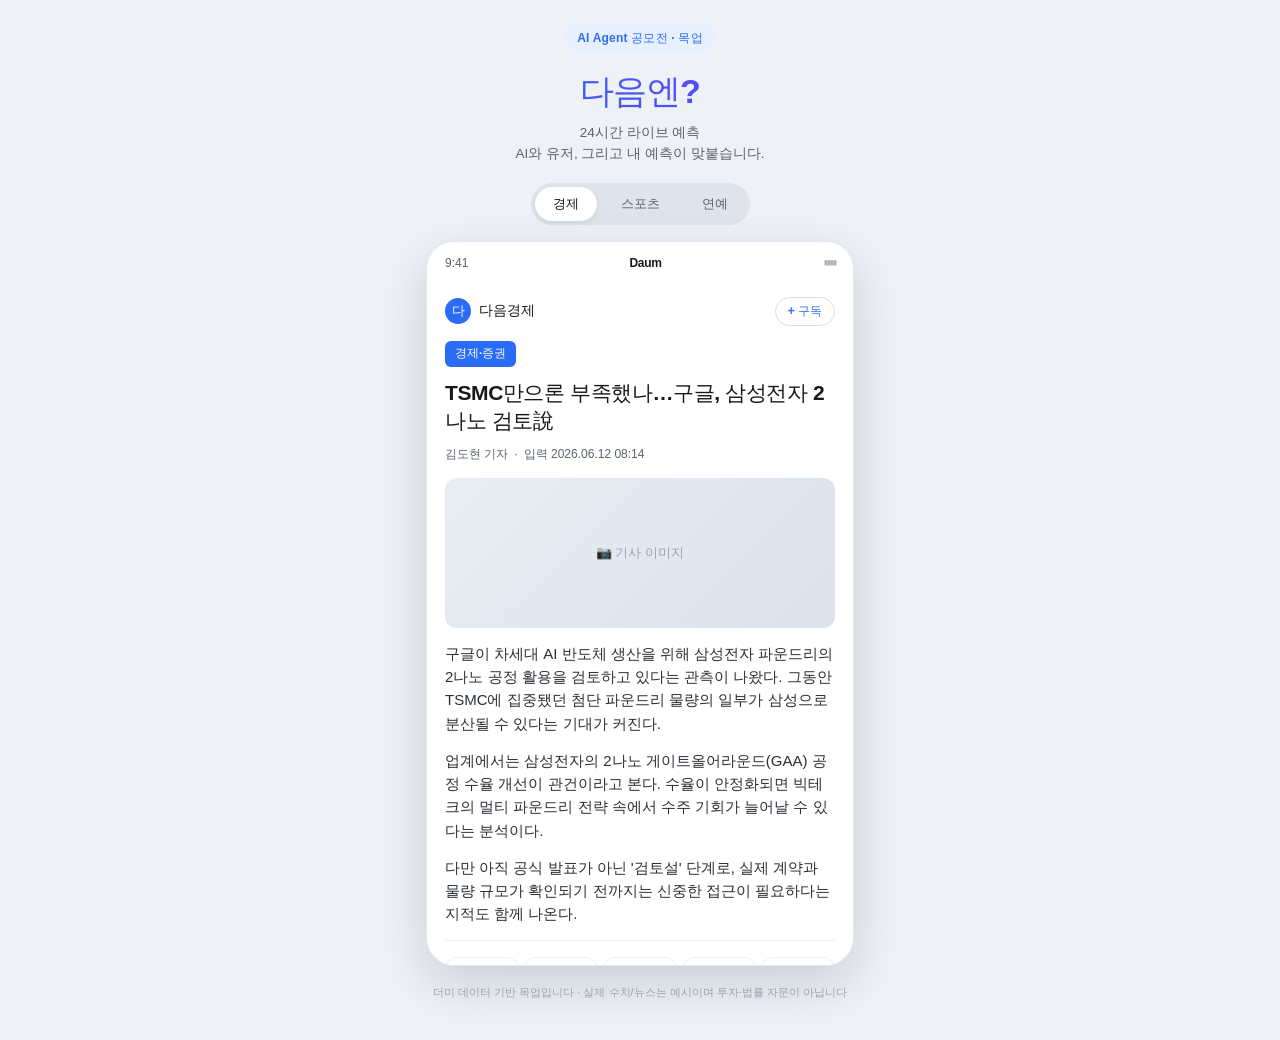
<file: index.html>
<!DOCTYPE html>
<html lang="ko">
<head>
  <meta charset="UTF-8" />
  <meta name="viewport" content="width=device-width, initial-scale=1.0" />
  <title>다음엔? · 이 기사, 결과는 어떻게 될까요?</title>
  <meta name="description" content="기사 송고 후 24시간 동안 AI 예측과 독자 투표가 맞붙는, 다음 모바일 기사뷰 하단의 라이브 예측 Agent 목업" />
  <link rel="stylesheet" href="styles.css" />
</head>
<body>
  <!-- 데스크톱에서도 모바일 프레임 안에 보이도록 감싸는 영역 -->
  <div class="stage">
    <header class="intro">
      <span class="intro__badge">AI Agent 공모전 · 목업</span>
      <h1 class="intro__title">다음엔?</h1>
      <p class="intro__desc">24시간 라이브 예측<br />AI와 유저, 그리고 내 예측이 맞붙습니다.</p>
    </header>

    <!-- 예시 기사 전환 탭 -->
    <nav class="switcher" aria-label="예시 기사 선택">
      <button class="switcher__btn is-active" data-index="0">경제</button>
      <button class="switcher__btn" data-index="1">스포츠</button>
      <button class="switcher__btn" data-index="2">연예</button>
    </nav>

    <!-- 모바일 기사뷰 프레임 -->
    <div class="phone">
      <div class="phone__bar">
        <span class="phone__time">9:41</span>
        <span class="phone__brand">Daum</span>
        <span class="phone__icons">▮▮▮ ▮</span>
      </div>
      <main class="article" id="article">
        <!-- JS가 렌더링 -->
      </main>
    </div>

    <footer class="credit">
      더미 데이터 기반 목업입니다 · 실제 수치/뉴스는 예시이며 투자·법률 자문이 아닙니다
    </footer>
  </div>

  <script src="data.js"></script>
  <script src="app.js"></script>
</body>
</html>
</file>
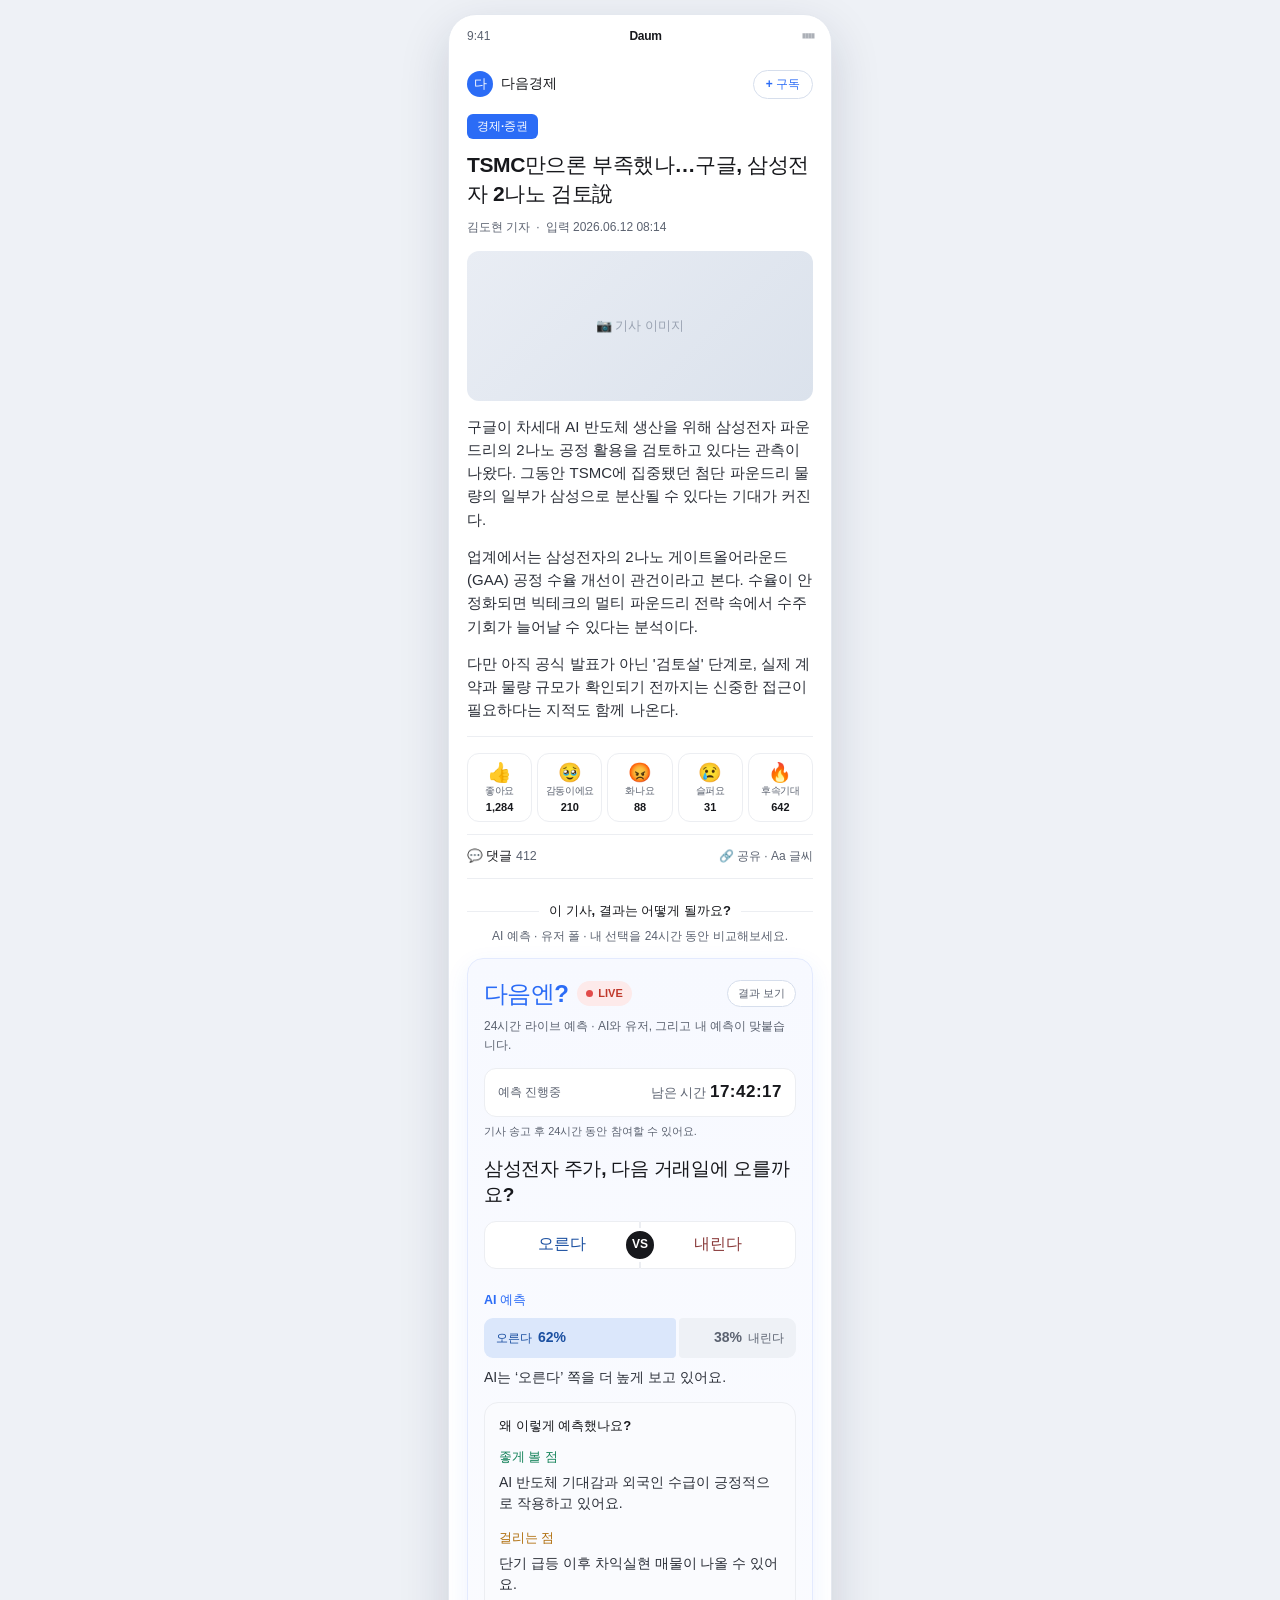
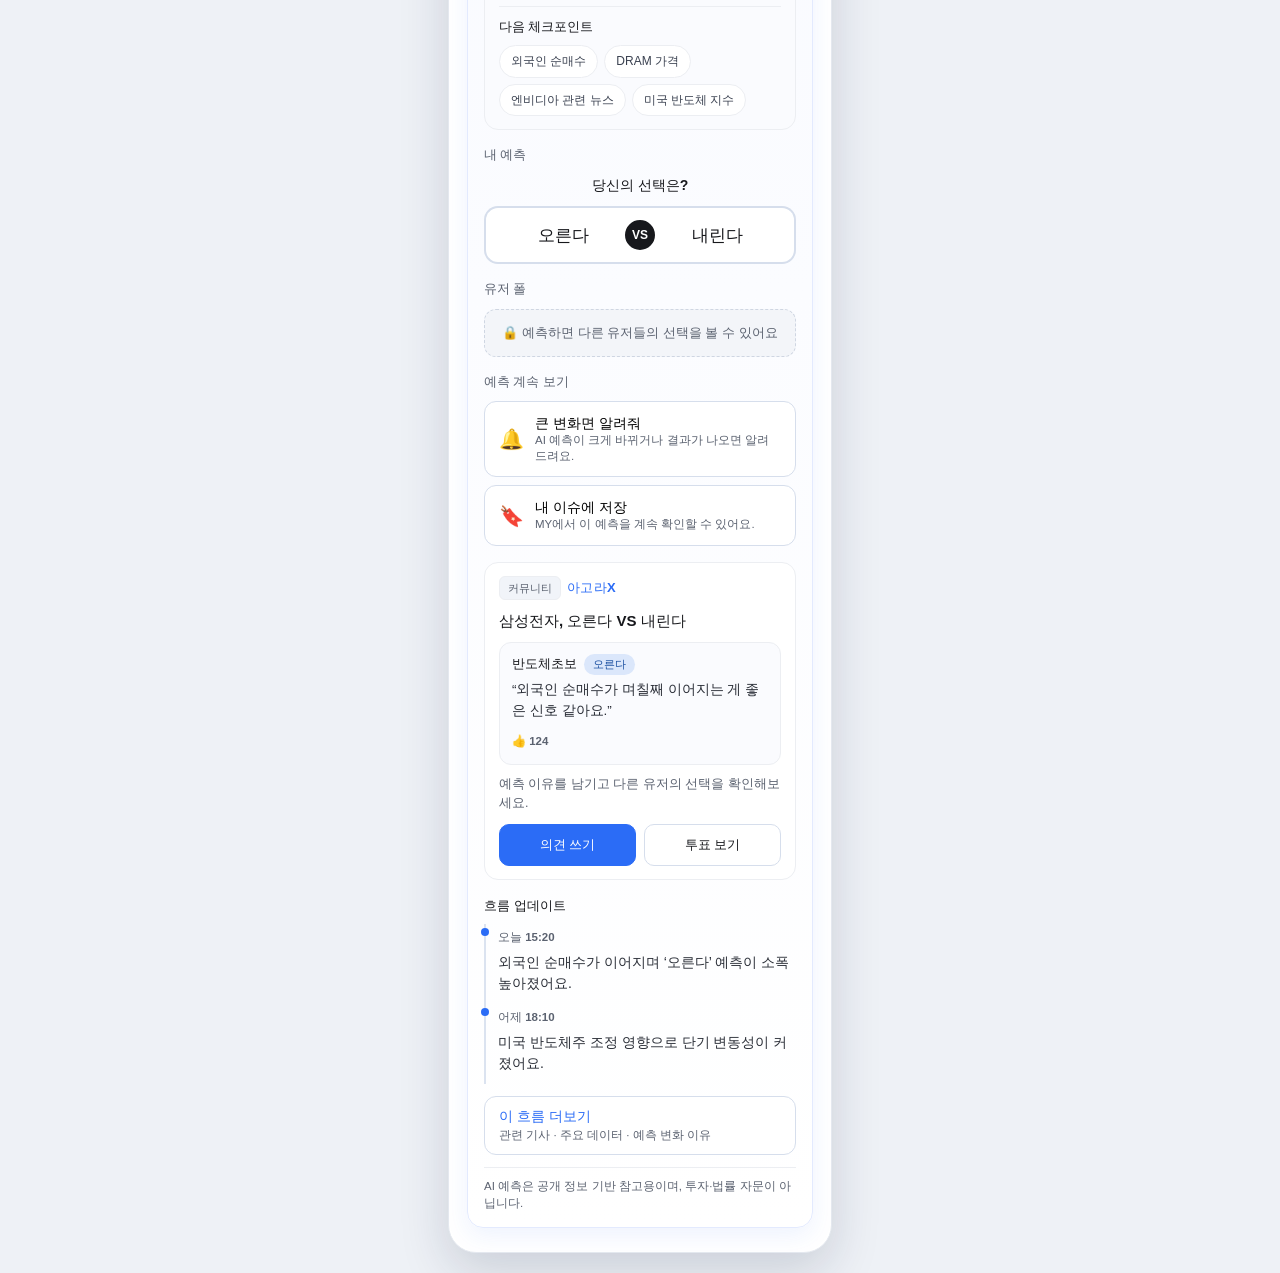
<file: capture.html>
<!DOCTYPE html>
<html lang="ko">
<head>
  <meta charset="UTF-8" />
  <title>다음엔? 캡처</title>
  <link rel="stylesheet" href="styles.css" />
  <style>
    /* 캡처용: 전체 카드가 잘리지 않게 스크롤 제약 해제 + 애니메이션 정지 */
    * { transition: none !important; animation: none !important; }
    body { background: #eef1f6; margin: 0; }
    .stage { max-width: 412px; padding: 14px 14px 20px; }
    .intro, .switcher, .credit { display: none; }
    .article { max-height: none !important; overflow: visible !important; }
    .phone { max-width: 412px; }
  </style>
</head>
<body>
  <div class="stage">
    <nav class="switcher">
      <button class="switcher__btn is-active" data-index="0">경제</button>
      <button class="switcher__btn" data-index="1">스포츠</button>
      <button class="switcher__btn" data-index="2">연예</button>
    </nav>
    <div class="phone">
      <div class="phone__bar">
        <span class="phone__time">9:41</span>
        <span class="phone__brand">Daum</span>
        <span class="phone__icons">▮▮▮ ▮</span>
      </div>
      <main class="article" id="article"></main>
    </div>
  </div>

  <script src="data.js"></script>
  <script src="app.js"></script>
  <script>
    // ?i=0/1/2 기사 선택 후, VS 막대를 즉시 채워 캡처 준비
    (function () {
      var i = parseInt(new URLSearchParams(location.search).get("i") || "0", 10);
      var btns = document.querySelectorAll(".switcher__btn");
      if (btns[i]) btns[i].click();
      setTimeout(function () {
        document.querySelectorAll(".dn__vsseg").forEach(function (s) {
          if (s.dataset.w) s.style.width = s.dataset.w + "%";
        });
      }, 120);
    })();
  </script>
</body>
</html>
</file>
<file: styles.css>
/* ===== 「다음엔?」 목업 스타일 ===== */

:root {
  --bg: #eef1f6;
  --phone-bg: #ffffff;
  --ink: #17181c;
  --ink-2: #5b6270;
  --line: #eceef2;
  --accent: #2b6cf6;       /* 「다음엔?」 기본 강조색 */
  --high: #1e9e6a;         /* 확률 높음 */
  --mid: #d98a17;          /* 확률 중간 */
  --low: #6b7280;          /* 확률 낮음/불확실 */
  --radius: 16px;
  font-synthesis: none;
}

* { box-sizing: border-box; }

body {
  margin: 0;
  background: var(--bg);
  color: var(--ink);
  font-family: -apple-system, BlinkMacSystemFont, "Apple SD Gothic Neo",
    "Pretendard", "Malgun Gothic", sans-serif;
  -webkit-font-smoothing: antialiased;
  line-height: 1.55;
}

.stage {
  max-width: 460px;
  margin: 0 auto;
  padding: 24px 16px 40px;
}

/* ── 인트로 ── */
.intro { text-align: center; margin-bottom: 18px; }
.intro__badge {
  display: inline-block;
  font-size: 12px;
  font-weight: 700;
  color: var(--accent);
  background: #e7f0ff;
  padding: 5px 12px;
  border-radius: 999px;
  letter-spacing: 0.2px;
}
.intro__title {
  font-size: 34px;
  font-weight: 800;
  margin: 12px 0 6px;
  letter-spacing: -0.5px;
  background: linear-gradient(90deg, #2b6cf6, #6a3df6);
  -webkit-background-clip: text;
  background-clip: text;
  color: transparent;
}
.intro__desc { font-size: 13.5px; color: var(--ink-2); margin: 0; }

/* ── 예시 전환 탭 ── */
.switcher {
  display: flex;
  gap: 6px;
  background: #dfe4ec;
  padding: 4px;
  border-radius: 999px;
  margin: 0 auto 16px;
  width: fit-content;
}
.switcher__btn {
  border: 0;
  background: transparent;
  color: var(--ink-2);
  font-size: 13px;
  font-weight: 700;
  padding: 8px 18px;
  border-radius: 999px;
  cursor: pointer;
  transition: all 0.18s;
}
.switcher__btn.is-active {
  background: #fff;
  color: var(--ink);
  box-shadow: 0 2px 6px rgba(0, 0, 0, 0.08);
}

/* ── 모바일 프레임 ── */
.phone {
  background: var(--phone-bg);
  border-radius: 28px;
  box-shadow: 0 18px 50px rgba(20, 30, 60, 0.16);
  overflow: hidden;
  border: 1px solid #e4e8ef;
}
.phone__bar {
  display: flex;
  align-items: center;
  justify-content: space-between;
  padding: 12px 18px 8px;
  font-size: 12px;
  color: var(--ink-2);
}
.phone__brand { font-weight: 800; color: var(--ink); letter-spacing: -0.3px; }
.phone__icons { letter-spacing: -3px; opacity: 0.5; }

.article {
  padding: 8px 18px 24px;
  max-height: 76vh;
  overflow-y: auto;
}

/* ── 기사 본문 ── */
.article__cat {
  display: inline-block;
  font-size: 11.5px;
  font-weight: 800;
  padding: 4px 10px;
  border-radius: 6px;
  color: #fff;
}
.cat--econ { background: #2b6cf6; }
.cat--sports { background: #1e9e6a; }
.cat--legal { background: #8a55d6; }

.article__title {
  font-size: 21px;
  font-weight: 800;
  line-height: 1.35;
  letter-spacing: -0.4px;
  margin: 12px 0 10px;
}
.article__meta {
  display: flex;
  gap: 6px;
  font-size: 12px;
  color: var(--ink-2);
  margin-bottom: 14px;
}
.article__photo {
  height: 150px;
  background: linear-gradient(135deg, #e9edf4, #dbe2ec);
  border-radius: 12px;
  display: flex;
  align-items: center;
  justify-content: center;
  color: #9aa3b2;
  font-size: 13px;
  font-weight: 600;
  margin-bottom: 14px;
}
.article__p {
  font-size: 15px;
  color: #2b2f38;
  margin: 0 0 14px;
}

/* ── 언론사 헤더 (다음 기사뷰 상단) ── */
.article__press {
  display: flex;
  align-items: center;
  gap: 8px;
  padding: 8px 0 14px;
}
.press__logo {
  width: 26px;
  height: 26px;
  border-radius: 50%;
  color: #fff;
  font-size: 13px;
  font-weight: 800;
  display: flex;
  align-items: center;
  justify-content: center;
}
.press__name { font-size: 13.5px; font-weight: 700; }
.press__sub {
  margin-left: auto;
  border: 1px solid #d6deec;
  background: #fff;
  color: var(--accent);
  font-size: 12px;
  font-weight: 700;
  padding: 5px 12px;
  border-radius: 999px;
  cursor: pointer;
}

/* ── 표정(감정) 리액션 바 (다음 기사뷰) ── */
.article__reactions {
  display: flex;
  gap: 5px;
  padding: 16px 0 12px;
  border-top: 1px solid var(--line);
}
.emo {
  flex: 1;
  display: flex;
  flex-direction: column;
  align-items: center;
  gap: 3px;
  border: 1px solid var(--line);
  background: #fff;
  border-radius: 12px;
  padding: 9px 1px 8px;
  cursor: pointer;
  transition: border-color 0.15s;
}
.emo:hover { border-color: var(--accent); }
.emo__face { font-size: 19px; line-height: 1; }
.emo__label { font-size: 9.5px; color: var(--ink-2); white-space: nowrap; letter-spacing: -0.3px; }
.emo__count { font-size: 11px; font-weight: 700; color: var(--ink); }

/* ── 댓글 바 ── */
.article__commentbar {
  display: flex;
  align-items: center;
  justify-content: space-between;
  padding: 12px 0;
  border-top: 1px solid var(--line);
  border-bottom: 1px solid var(--line);
  font-size: 12.5px;
  color: var(--ink-2);
}
.article__commentbar b { font-weight: 700; color: var(--ink); }
.article__commentbar-icons { font-size: 12px; }

/* ── "이 이슈 어떻게 될까?" 핸드오프 ── */
.handoff {
  display: flex;
  align-items: center;
  gap: 10px;
  margin: 22px 0 12px;
}
.handoff { margin: 22px 0 6px; }
.handoff__line { flex: 1; height: 1px; background: var(--line); }
.handoff__txt { font-size: 13px; font-weight: 800; color: var(--ink); white-space: nowrap; }
.handoff__sub { font-size: 12px; color: var(--ink-2); text-align: center; margin: 0 0 12px; }

/* ── 「다음엔?」 24시간 라이브 예측 카드 ── */
.dn {
  border-radius: var(--radius);
  padding: 16px 16px 14px;
  background: linear-gradient(180deg, #f7f9ff, #ffffff);
  border: 1.5px solid #e3eafe;
  box-shadow: 0 8px 24px rgba(43, 108, 246, 0.08);
}
.tone--sports { background: linear-gradient(180deg, #f3fbf7, #fff); border-color: #d7f0e3; }
.tone--legal { background: linear-gradient(180deg, #f9f5ff, #fff); border-color: #ece1fa; }

/* 1. 브랜드 / 라이브 헤더 */
.dn__brand { display: flex; align-items: center; gap: 9px; }
.dn__brand-name { font-size: 24px; font-weight: 800; color: var(--accent); letter-spacing: -0.6px; }
.tone--sports .dn__brand-name { color: var(--high); }
.tone--legal .dn__brand-name { color: #8a55d6; }
.dn__brand-live { display: inline-flex; align-items: center; gap: 5px; font-size: 11px; font-weight: 800; color: #c0392b; background: #fdeaea; border-radius: 999px; padding: 4px 9px; }
.dn__dot { width: 7px; height: 7px; border-radius: 50%; background: #e24b4a; animation: dnpulse 1.4s infinite; }
@keyframes dnpulse { 0%, 100% { opacity: 1; } 50% { opacity: 0.25; } }
.dn__settle { margin-left: auto; border: 1px solid #d6deec; background: #fff; color: var(--ink-2); font-size: 11px; font-weight: 700; padding: 5px 10px; border-radius: 999px; cursor: pointer; }
.dn__brand-sub { font-size: 12px; color: var(--ink-2); margin: 5px 0 14px; }

/* 2. 마감 타이머 */
.dn__timer { display: flex; align-items: center; gap: 9px; background: #fff; border: 1px solid var(--line); border-radius: 12px; padding: 10px 13px; }
.dn__timer-stat { font-size: 12px; font-weight: 800; color: var(--ink-2); }
.dn__timer-main { margin-left: auto; font-size: 13px; color: var(--ink-2); }
.dn__count { font-size: 17px; font-weight: 800; color: var(--ink); font-variant-numeric: tabular-nums; letter-spacing: 0.5px; }
.dn__timer-closed { display: none; font-size: 14px; font-weight: 800; color: var(--ink); }
.dn__timer-sub { font-size: 11px; color: var(--ink-2); margin: 6px 0 16px; }
.dn.is-soon .dn__timer { background: #fff5ea; border-color: #ffd9a8; }
.dn.is-soon .dn__timer-stat { color: #c0392b; }
.dn.is-soon .dn__count { color: #c0392b; }
.dn.is-closed .dn__timer-stat, .dn.is-closed .dn__timer-main { display: none; }
.dn.is-closed .dn__timer-closed { display: block; }
.dn.is-closed .dn__opt { opacity: 0.5; }

.dn h4 { font-size: 13px; font-weight: 800; margin: 0 0 8px; }
.dn__slot-lab { display: block; font-size: 12.5px; font-weight: 800; color: var(--ink-2); margin-bottom: 9px; }

/* 3. 예측 질문 + VS 매치업 */
.dn__q { font-size: 19px; font-weight: 800; line-height: 1.4; margin: 0 0 12px; letter-spacing: -0.3px; }
.dn__matchup { display: flex; align-items: stretch; position: relative; margin-bottom: 18px; }
.dn__mu { flex: 1; display: flex; align-items: center; justify-content: center; height: 48px; font-size: 16px; font-weight: 800; background: #fff; border: 1.5px solid var(--line); }
.dn__mu--a { border-radius: 12px 0 0 12px; color: #1a4fa0; }
.dn__mu--b { border-radius: 0 12px 12px 0; color: #8a3b3b; }
.tone--sports .dn__mu--a { color: #136e4f; } .tone--sports .dn__mu--b { color: #5f5e5a; }
.tone--legal .dn__mu--a { color: #6a3db0; } .tone--legal .dn__mu--b { color: #5f5e5a; }
.dn__mu-vs { position: absolute; left: 50%; top: 50%; transform: translate(-50%, -50%); z-index: 2; width: 34px; height: 34px; border-radius: 50%; background: var(--ink); color: #fff; font-size: 12px; font-weight: 800; display: flex; align-items: center; justify-content: center; border: 3px solid #fff; }

/* 4. AI 예측 */
.dn__ai { margin-bottom: 14px; }
.dn__ai-lab { display: inline-block; font-size: 12.5px; font-weight: 800; color: var(--accent); margin-bottom: 8px; }
.tone--sports .dn__ai-lab { color: var(--high); }
.tone--legal .dn__ai-lab { color: #8a55d6; }
.dn__ai-sent { font-size: 14px; color: #2b2f38; margin: 9px 0 0; line-height: 1.5; }

/* VS 막대 (선거 개표 그래픽) */
.dn__vsbar { display: flex; gap: 3px; height: 40px; }
.dn__vsseg { display: flex; align-items: center; gap: 6px; min-width: 0; padding: 0 12px; font-size: 12px; font-weight: 700; white-space: nowrap; overflow: hidden; background: #eef1f6; color: var(--ink-2); transition: width 0.9s cubic-bezier(0.22, 1, 0.36, 1); }
.dn__vsseg b { font-size: 14px; }
.dn__vsseg--a { justify-content: flex-start; border-radius: 9px 4px 4px 9px; }
.dn__vsseg--b { justify-content: flex-end; border-radius: 4px 9px 9px 4px; }
.dn__vsbar--ai .dn__vsseg.is-lead { background: #dbe7fb; color: #1a4fa0; }
.tone--sports .dn__vsbar--ai .dn__vsseg.is-lead { background: #dbf0e5; color: #136e4f; }
.tone--legal .dn__vsbar--ai .dn__vsseg.is-lead { background: #ece0fa; color: #6a3db0; }
.dn__vsbar--reader .dn__vsseg.is-lead { background: #e7defa; color: #5a3aa6; }

/* 5. AI 판단 근거 (AI 바로 아래 묶음) */
.dn__view { background: #fafbfe; border: 1px solid var(--line); border-radius: 14px; padding: 13px 14px; margin-bottom: 16px; }
.dn__view-title { font-size: 13px; font-weight: 800; margin: 0 0 11px; color: var(--ink); }
.dn__view-row { margin-bottom: 11px; }
.dn__view-row p { font-size: 14px; color: #2b2f38; margin: 3px 0 0; line-height: 1.5; }
.dn__view-lab { font-size: 12.5px; font-weight: 800; }
.dn__view-row.is-pro .dn__view-lab { color: #15835a; }
.dn__view-row.is-con .dn__view-lab { color: #b06f0e; }
.dn__check { border-top: 1px solid var(--line); padding-top: 11px; }
.dn__check-lab { display: block; font-size: 12.5px; font-weight: 800; margin-bottom: 8px; }
.dn__chips { display: flex; flex-wrap: wrap; gap: 6px; }
.dn__chip { font-size: 12px; color: #3a4150; background: #fff; border: 1px solid var(--line); border-radius: 999px; padding: 6px 11px; }

/* 6. 내 예측 */
.dn__mine { margin-bottom: 16px; }
.dn__mine-q { font-size: 14px; font-weight: 800; text-align: center; margin: 0 0 10px; }
.dn__vs { display: flex; align-items: stretch; position: relative; }
.dn__opt { flex: 1; height: 58px; border: 2px solid #d6deec; background: #fff; color: var(--ink); font-size: 17px; font-weight: 800; cursor: pointer; transition: all 0.15s; }
.dn__opt--a { border-radius: 14px 0 0 14px; border-right: 0; }
.dn__opt--b { border-radius: 0 14px 14px 0; border-left: 0; }
.dn__opt:hover:not(:disabled) { border-color: var(--accent); color: var(--accent); }
.dn__opt:disabled { cursor: default; opacity: 0.5; }
.dn__opt.is-picked { background: var(--accent); color: #fff; border-color: var(--accent); opacity: 1; }
.tone--sports .dn__opt.is-picked { background: var(--high); border-color: var(--high); }
.tone--legal .dn__opt.is-picked { background: #8a55d6; border-color: #8a55d6; }
.dn__vsbadge { position: absolute; left: 50%; top: 50%; transform: translate(-50%, -50%); z-index: 2; width: 36px; height: 36px; border-radius: 50%; background: var(--ink); color: #fff; font-size: 12px; font-weight: 800; display: flex; align-items: center; justify-content: center; border: 3px solid #fff; }
.dn__mine-saved { display: none; font-size: 12.5px; color: var(--ink-2); text-align: center; margin: 11px 0 0; }
.dn__mine.is-voted .dn__mine-saved { display: block; }
.dn__mine-saved b { color: var(--ink); font-weight: 800; }

/* 7. 유저 폴 */
.dn__poll { margin-bottom: 16px; }
.dn__poll.is-locked .dn__poll-body { display: none; }
.dn__poll:not(.is-locked) .dn__poll-lock { display: none; }
.dn__poll-lock { font-size: 13px; font-weight: 700; color: var(--ink-2); text-align: center; background: #f3f5f9; border: 1px dashed #cfd6e2; border-radius: 12px; padding: 13px; }
.dn__poll-sub { font-size: 12.5px; color: var(--ink-2); margin: 0 0 9px; }
.dn__poll-foot { display: flex; align-items: center; flex-wrap: wrap; gap: 6px; margin-top: 10px; }
.dn__poll-total { font-size: 11.5px; color: var(--ink-2); }
.dn__compare { font-size: 12.5px; font-weight: 800; color: var(--ink); margin-left: auto; }

/* 8. 예측 계속 보기 */
.dn__follow { margin-bottom: 16px; }
.dn__fcard { display: flex; align-items: center; gap: 11px; width: 100%; border: 1px solid #d6deec; background: #fff; border-radius: 12px; padding: 12px 14px; cursor: pointer; text-align: left; margin-bottom: 8px; }
.dn__fcard:last-child { margin-bottom: 0; }
.dn__fcard:hover { border-color: var(--accent); }
.dn__fcard-ico { font-size: 20px; flex-shrink: 0; }
.dn__fcard-body { display: flex; flex-direction: column; line-height: 1.35; }
.dn__fcard-body b { font-size: 14px; font-weight: 800; }
.dn__fcard-body em { font-size: 11.5px; color: var(--ink-2); font-style: normal; }

/* 아고라X 커뮤니티 */
.dn__agora { margin-bottom: 16px; }
.dn__agora-card { background: #fff; border: 1px solid var(--line); border-radius: 14px; padding: 13px 14px; }
.dn__agora-head { display: flex; align-items: center; gap: 6px; }
.dn__agora-chip { font-size: 10.5px; font-weight: 800; color: var(--ink-2); background: #f1f4f9; border: 1px solid var(--line); border-radius: 6px; padding: 3px 8px; }
.dn__agora-brand { font-size: 13px; font-weight: 800; color: var(--accent); letter-spacing: 0.3px; }
.tone--sports .dn__agora-brand { color: var(--high); }
.tone--legal .dn__agora-brand { color: #8a55d6; }
.dn__agora-title { font-size: 15px; font-weight: 800; margin: 9px 0 10px; }
/* 예시 커뮤니티 글 */
.dn__agora-post { background: #fafbfe; border: 1px solid var(--line); border-radius: 12px; padding: 11px 12px; margin-bottom: 10px; }
.dn__agora-post-top { display: flex; align-items: center; gap: 7px; margin-bottom: 5px; }
.dn__agora-nick { font-size: 12.5px; font-weight: 800; color: var(--ink); }
.dn__agora-pick { font-size: 11px; font-weight: 700; color: #1a4fa0; background: #dbe7fb; border-radius: 999px; padding: 2px 9px; }
.tone--sports .dn__agora-pick { color: #136e4f; background: #dbf0e5; }
.tone--legal .dn__agora-pick { color: #6a3db0; background: #ece0fa; }
.dn__agora-post-text { font-size: 13.5px; color: #2b2f38; margin: 0 0 7px; line-height: 1.5; }
.dn__agora-post-like { font-size: 11.5px; font-weight: 700; color: var(--ink-2); }
.dn__agora-desc { font-size: 12.5px; color: var(--ink-2); margin: 0 0 11px; }
.dn__agora-btns { display: flex; gap: 8px; }
.dn__agora-btns .cta { flex: 1; text-align: center; }
.cta { border: 1px solid #d6deec; background: #fff; color: var(--ink); font-size: 13px; font-weight: 700; padding: 11px 13px; border-radius: 10px; cursor: pointer; transition: all 0.15s; }
.cta:hover { border-color: var(--accent); color: var(--accent); }
.cta--primary { background: var(--accent); color: #fff; border-color: var(--accent); }
.tone--sports .cta--primary { background: var(--high); border-color: var(--high); }
.tone--legal .cta--primary { background: #8a55d6; border-color: #8a55d6; }
.cta--primary:hover { color: #fff; opacity: 0.92; }

/* 10. 흐름 업데이트 + 이 흐름 더보기 */
.dn__updates { margin-bottom: 4px; }
.dn__upd { border-left: 2px solid #dbe3f0; padding: 0 0 10px 12px; position: relative; }
.dn__upd:last-child { padding-bottom: 0; }
.dn__upd::before { content: ""; position: absolute; left: -5px; top: 4px; width: 8px; height: 8px; border-radius: 50%; background: var(--accent); }
.tone--sports .dn__upd::before { background: var(--high); }
.tone--legal .dn__upd::before { background: #8a55d6; }
.dn__upd-time { font-size: 11.5px; font-weight: 800; color: var(--ink-2); }
.dn__upd p { font-size: 14px; color: #2b2f38; margin: 3px 0 0; line-height: 1.5; }
.dn__moreflow { display: flex; flex-direction: column; align-items: flex-start; width: 100%; border: 1px solid #d6deec; background: #fff; border-radius: 12px; padding: 11px 14px; margin-top: 12px; cursor: pointer; text-align: left; }
.dn__moreflow:hover { border-color: var(--accent); }
.dn__moreflow b { font-size: 13.5px; font-weight: 800; color: var(--accent); }
.tone--sports .dn__moreflow b { color: var(--high); }
.tone--legal .dn__moreflow b { color: #8a55d6; }
.dn__moreflow em { font-size: 11.5px; color: var(--ink-2); font-style: normal; margin-top: 2px; }

/* 11. 결과 보기 (AI / 유저 폴 / 나 3자 비교) */
.dn__resolved { display: none; }
.dn.show-resolved .dn__main { display: none; }
.dn.show-resolved .dn__brand-sub { display: none; }
.dn.show-resolved .dn__resolved { display: block; padding-top: 4px; }
.dn__rbadge { display: inline-block; font-size: 12.5px; font-weight: 800; color: #fff; background: var(--ink); border-radius: 999px; padding: 6px 12px; }
.dn__rbadge--wait { color: #b06f0e; background: #fff3e0; }
.dn__routcome { font-size: 20px; font-weight: 800; margin: 12px 0 14px; }
.dn__rmsg { font-size: 14px; color: var(--ink-2); margin: 12px 0 0; line-height: 1.5; }
.dn__rgrid { display: grid; grid-template-columns: repeat(3, 1fr); gap: 8px; margin-bottom: 12px; }
.dn__rcell { display: flex; flex-direction: column; align-items: center; gap: 4px; background: #fff; border: 1px solid var(--line); border-radius: 12px; padding: 12px 6px; text-align: center; }
.dn__rcell-lab { font-size: 11.5px; font-weight: 700; color: var(--ink-2); }
.dn__rcell-val { font-size: 13px; font-weight: 800; color: var(--ink); }
.dn__rcell-mark { font-size: 11.5px; font-weight: 800; padding: 2px 9px; border-radius: 999px; }
.dn__rcell.is-hit { border-color: #bfe6d3; }
.dn__rcell.is-hit .dn__rcell-mark { color: #15835a; background: #e7f6ef; }
.dn__rcell.is-miss .dn__rcell-mark { color: #b5710c; background: #fff3e0; }
.dn__rsummary { font-size: 14px; font-weight: 800; text-align: center; color: var(--ink); background: #f1f4f9; border-radius: 12px; padding: 13px; }

/* 안내 */
.dn__note { font-size: 11.5px; color: var(--ink-2); margin: 12px 0 0; padding-top: 10px; border-top: 1px solid var(--line); line-height: 1.5; }

/* ── 푸터 ── */
.credit {
  text-align: center;
  font-size: 11px;
  color: #9aa3b2;
  margin-top: 18px;
  line-height: 1.5;
}

/* 스크롤바 살짝 숨기기 */
.article::-webkit-scrollbar { width: 6px; }
.article::-webkit-scrollbar-thumb { background: #d4dae4; border-radius: 999px; }
</file>
